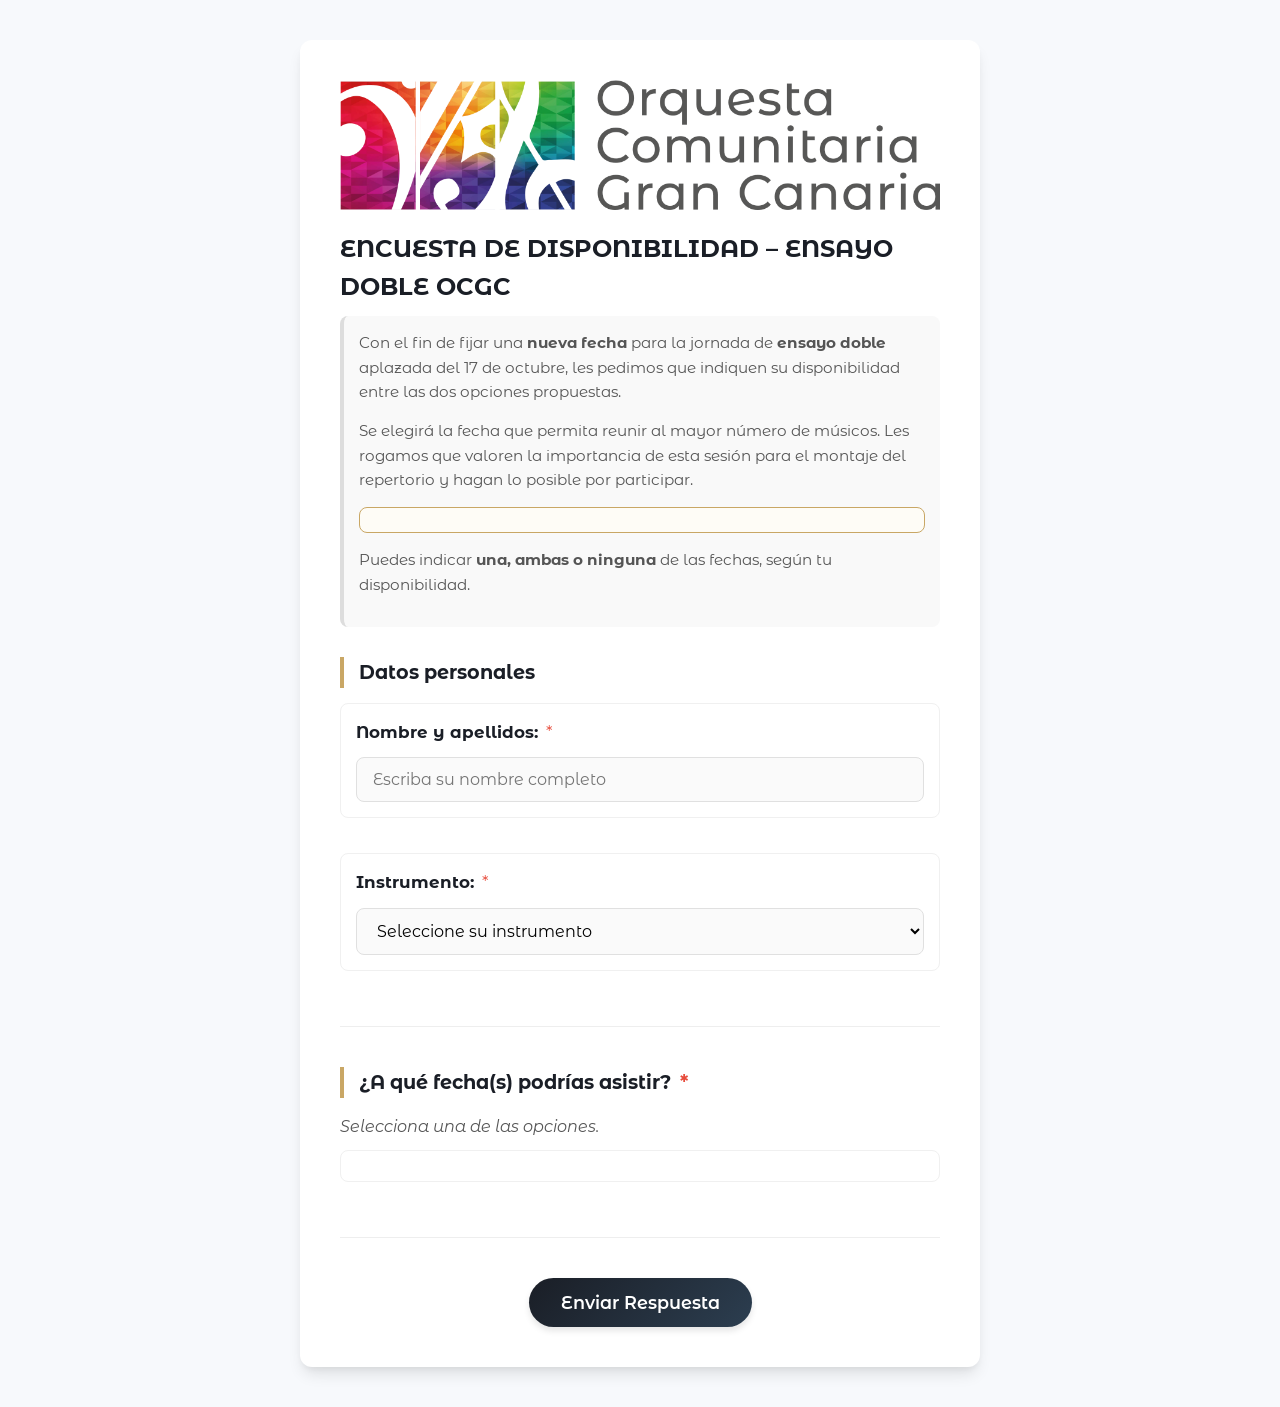
<file: ensayos_tarde.html>
<!DOCTYPE html>
<html lang="es">
<head>
    <meta charset="UTF-8">
    <meta name="viewport" content="width=device-width, initial-scale=1.0">
    <title>Ensayos de tarde - <span data-program-name></span></title>
    <link href="https://fonts.googleapis.com/css2?family=Montserrat+Alternates:wght@300;400;500;700&display=swap" rel="stylesheet">
    <link rel="stylesheet" href="style.css?v=5">
    <link rel="icon" type="image/png" href="assets/logo_OCGC_simple.png">
</head>

<body>
    <div class="container">
        <header class="form-header">
            <img src="assets/logo_OCGC.png" alt="Logo OCGC" class="header-logo">
            <h2>ENCUESTA DE DISPONIBILIDAD – ENSAYO DOBLE OCGC</h2>
            <div class="description" style="text-align: left;">
                <div class="section-description">
                    <p style="margin: 0 0 15px;">
                        Con el fin de fijar una <strong>nueva fecha</strong> para la jornada de <strong>ensayo doble</strong> aplazada del 17 de
                        octubre, les pedimos que indiquen su disponibilidad entre las dos opciones propuestas.
                    </p>
                    <p style="margin: 0 0 15px;">
                        Se elegirá la fecha que permita reunir al mayor número de músicos. Les rogamos que valoren
                        la importancia de esta sesión para el montaje del repertorio y hagan lo posible por participar.
                    </p>
                    <div class="form-group" id="infoDates"
                        style="margin: 0 0 15px; padding: 12px 15px; border-color: var(--primary-color); background: #fefcf6;">
                        <!-- La lista de fechas se genera dinámicamente desde config.js -->
                    </div>
                    <p style="margin: 0 0 15px;">
                        Puedes indicar <strong>una, ambas o ninguna</strong> de las fechas, según tu disponibilidad.
                    </p>
                </div>
            </div>
        </header>

        <form id="afternoonForm">
            <!-- Datos personales -->
            <section class="form-section">
                <h4>Datos personales</h4>
                <div class="form-group">
                    <label for="fullName"><strong>Nombre y apellidos:</strong> <span class="required-asterisk">*</span></label>
                    <input type="text" id="fullName" name="fullName" placeholder="Escriba su nombre completo" required>
                </div>

                <div class="form-group">
                    <label for="instrument"><strong>Instrumento:</strong> <span class="required-asterisk">*</span></label>
                    <select id="instrument" name="instrument" required>
                        <option value="" disabled selected>Seleccione su instrumento</option>
                    </select>
                </div>
            </section>

            <!-- Disponibilidad -->
            <section class="form-section">
                <h4>¿A qué fecha(s) podrías asistir? <span class="required-asterisk">*</span></h4>
                <p style="margin-bottom: 10px; color: #555;"><i>Selecciona una de las opciones.</i></p>
                <div class="form-group">
                    <div class="radio-group" id="dateOptions" style="flex-direction: column;">
                        <!-- Las opciones de fecha se generan dinámicamente aquí -->
                    </div>
                </div>
            </section>

            <div class="form-footer">
                <button type="submit" id="submitBtn">Enviar Respuesta</button>
            </div>
        </form>
    </div>

    <!-- Supabase SDK -->
    <script type="module" src="assets/ensayos-tarde.js"></script>
    <script type="module" src="assets/apply-config.js"></script>
</body>

</html>
</file>
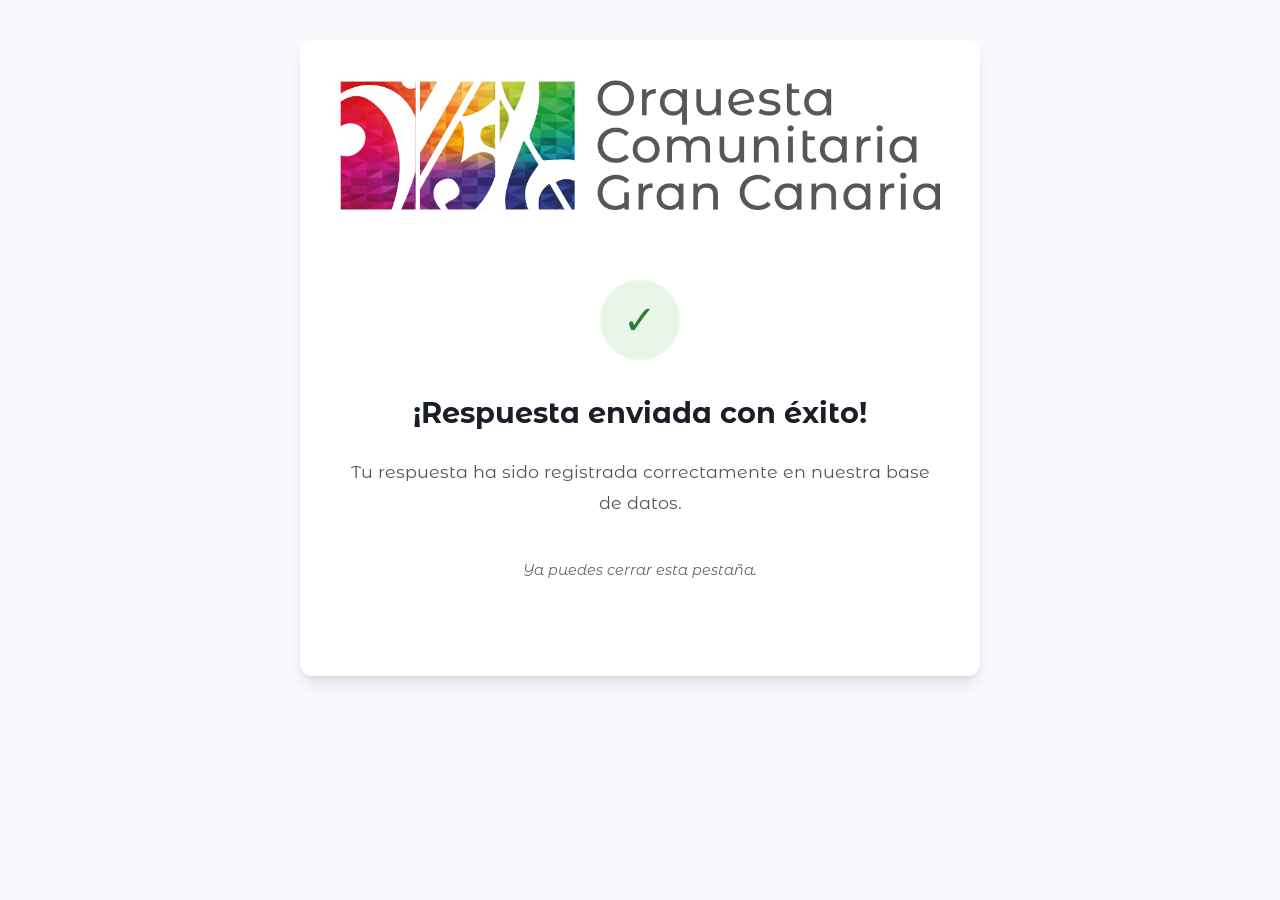
<file: thank-you-ensayos.html>
<!DOCTYPE html>
<html lang="es">
<head>
    <meta charset="UTF-8">
    <meta name="viewport" content="width=device-width, initial-scale=1.0">
    <title>¡Gracias! - Ensayos de tarde</title>
    <link href="https://fonts.googleapis.com/css2?family=Montserrat+Alternates:wght@300;400;500;700&display=swap" rel="stylesheet">
    <link rel="stylesheet" href="style.css">
    <link rel="icon" type="image/png" href="assets/logo_OCGC_simple.png">
    <style>
        .success-content {
            text-align: center;
            padding: 40px 0;
        }
        .success-icon {
            width: 80px;
            height: 80px;
            background-color: #e8f5e9;
            color: #2e7d32;
            border-radius: 50%;
            display: flex;
            justify-content: center;
            align-items: center;
            margin: 0 auto 30px;
            font-size: 40px;
            animation: scaleIn 0.5s ease-out;
        }
        @keyframes scaleIn {
            from { transform: scale(0); opacity: 0; }
            to { transform: scale(1); opacity: 1; }
        }
        .thank-you-title {
            color: var(--secondary-color);
            font-size: 1.8rem;
            margin-bottom: 20px;
            text-align: center;
        }
        .thank-you-text {
            color: #555;
            margin-bottom: 40px;
            font-size: 1.1rem;
            line-height: 1.8;
        }
    </style>
</head>
<body>
    <div class="container">
        <header class="form-header">
            <div class="header-logo">
                <img src="assets/logo_OCGC.png" alt="Logo OCGC">
            </div>
        </header>

        <div class="success-content">
            <div class="success-icon">✓</div>
            <h2 class="thank-you-title">¡Respuesta enviada con éxito!</h2>
            <p class="thank-you-text">
                Tu respuesta ha sido registrada correctamente en nuestra base de datos.
            </p>
            <p style="color: #666; font-size: 0.9rem; font-style: italic;">
                Ya puedes cerrar esta pestaña.
            </p>
        </div>
    </div>
    <script type="module" src="assets/apply-config.js"></script>
</body>
</html>
</file>
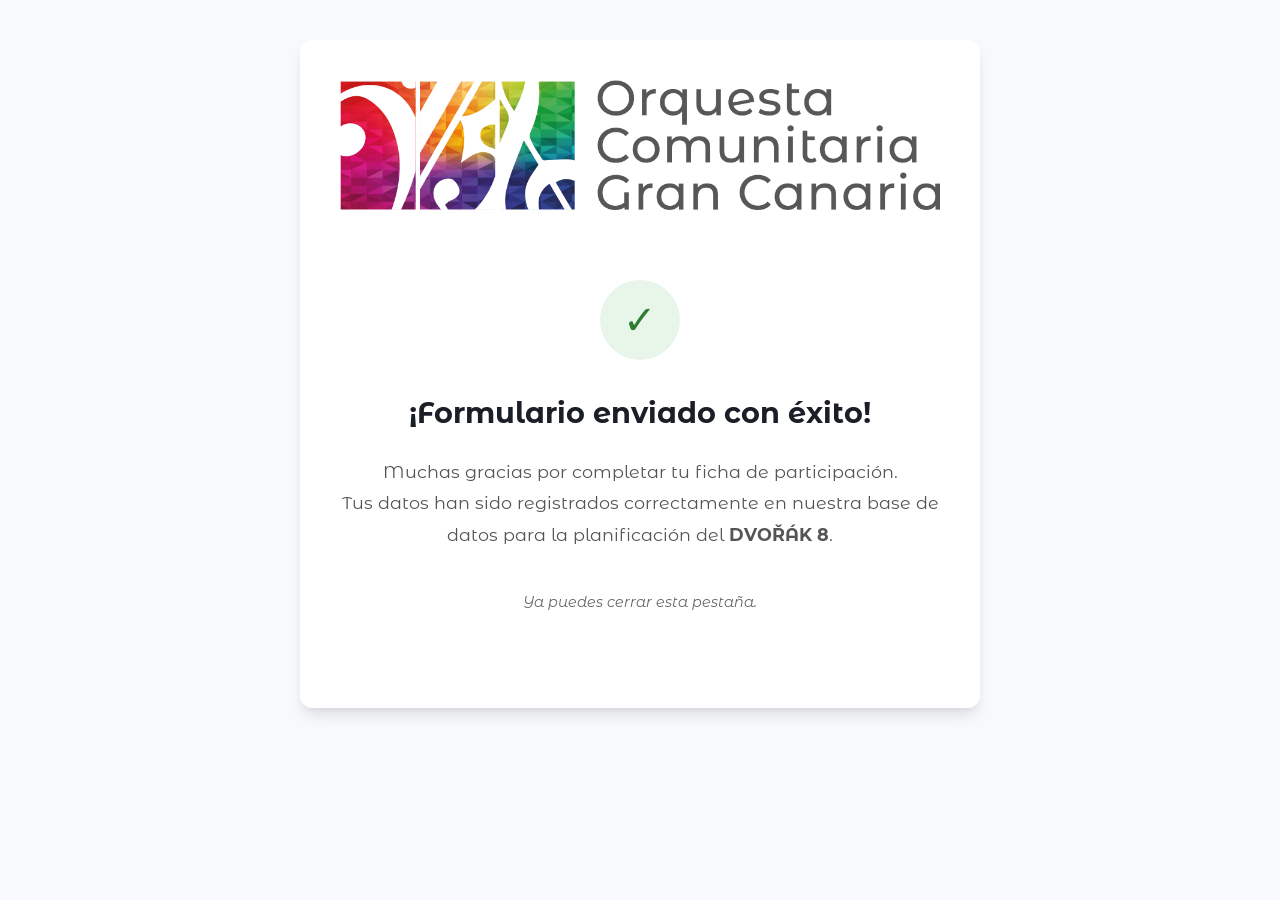
<file: thank-you.html>
<!DOCTYPE html>
<html lang="es">
<head>
    <meta charset="UTF-8">
    <meta name="viewport" content="width=device-width, initial-scale=1.0">
    <title>¡Gracias! - Ficha de participación OCGC</title>
    <link href="https://fonts.googleapis.com/css2?family=Montserrat+Alternates:wght@300;400;500;700&display=swap" rel="stylesheet">
    <link rel="stylesheet" href="style.css">
    <link rel="icon" type="image/png" href="assets/logo_OCGC_simple.png">
    <style>
        .success-content {
            text-align: center;
            padding: 40px 0;
        }
        .success-icon {
            width: 80px;
            height: 80px;
            background-color: #e8f5e9;
            color: #2e7d32;
            border-radius: 50%;
            display: flex;
            justify-content: center;
            align-items: center;
            margin: 0 auto 30px;
            font-size: 40px;
            animation: scaleIn 0.5s ease-out;
        }
        @keyframes scaleIn {
            from { transform: scale(0); opacity: 0; }
            to { transform: scale(1); opacity: 1; }
        }
        .thank-you-title {
            color: var(--secondary-color);
            font-size: 1.8rem;
            margin-bottom: 20px;
            text-align: center;
        }
        .thank-you-text {
            color: #555;
            margin-bottom: 40px;
            font-size: 1.1rem;
            line-height: 1.8;
        }
    </style>
</head>
<body>
    <div class="container">
        <header class="form-header">
            <div class="header-logo">
                <img src="assets/logo_OCGC.png" alt="Logo OCGC">
            </div>
        </header>

        <div class="success-content">
            <div class="success-icon">✓</div>
            <h2 class="thank-you-title">¡Formulario enviado con éxito!</h2>
            <p class="thank-you-text">
                Muchas gracias por completar tu ficha de participación.<br>
                Tus datos han sido registrados correctamente en nuestra base de datos para la planificación del <strong data-program-name></strong>.
            </p>
            <p style="color: #666; font-size: 0.9rem; font-style: italic;">
                Ya puedes cerrar esta pestaña.
            </p>
        </div>
    </div>
    <script type="module" src="assets/apply-config.js"></script>
</body>
</html>
</file>
<file: style.css>
:root {
    --primary-color: #c9a765;
    /* Gold-ish tone */
    --secondary-color: #1a1e26;
    /* Dark blue/black */
    --background-color: #f7f9fc;
    --surface-color: #ffffff;
    --text-color: #333333;
    --border-radius: 12px;
    --box-shadow: 0 4px 6px -1px rgba(0, 0, 0, 0.1), 0 2px 4px -1px rgba(0, 0, 0, 0.06);
    --transition: all 0.3s ease;
}

body {
    font-family: 'Montserrat Alternates', 'Montserrat', sans-serif;
    background-color: var(--background-color);
    color: var(--text-color);
    margin: 0;
    padding: 40px 20px;
    line-height: 1.6;
    display: flex;
    justify-content: center;
    align-items: flex-start; /* Alinea al inicio para que el scroll empiece arriba */
}

.container {
    background-color: var(--surface-color);
    width: 100%;
    max-width: 600px;
    padding: 40px;
    border-radius: var(--border-radius);
    box-shadow: 0 10px 15px -3px rgba(0, 0, 0, 0.1), 0 4px 6px -2px rgba(0, 0, 0, 0.05);
    animation: fadeIn 0.6s ease-out;
}

@keyframes fadeIn {
    from {
        opacity: 0;
        transform: translateY(20px);
    }

    to {
        opacity: 1;
        transform: translateY(0);
    }
}

.form-header {
    text-align: center;
    margin-bottom: 30px;
}

.header-logo {
    width: 100%;
    max-width: 100%;
    height: auto;
    display: block;
    margin-bottom: 20px;
}

.header-logo img {
    width: 100%;
    max-width: 100%;
    height: auto;
    display: block;
}

h2 {
    color: var(--secondary-color);
    font-weight: 700;
    margin-bottom: 10px;
    text-align: left;
}

h4 {
    margin-top: 30px;
    margin-bottom: 15px;
    color: var(--secondary-color);
    font-size: 1.2rem;
    border-left: 4px solid var(--primary-color);
    padding-left: 15px;
}

.description {
    color: #666;
    font-size: 0.95rem;
}

.clarification {
    display: block;
    font-size: 0.82rem;
    color: #777;
    font-style: italic;
    margin-top: 4px;
    line-height: 1.4;
}

.form-section {
    margin-bottom: 40px;
    padding-bottom: 20px;
    border-bottom: 1px solid #eee;
    transition: var(--transition);
}

.form-section:last-child {
    border-bottom: none;
}

.form-group {
    margin-bottom: 35px;
    /* Increased spacing */
    background: #fff;
    padding: 15px;
    /* Added padding */
    border-radius: 8px;
    /* Added radius */
    border: 1px solid #f0f0f0;
    /* Subtle border */
}

.section-description {
    margin-bottom: 25px;
    color: #555;
    font-size: 0.95rem;
    background-color: #f9f9f9;
    padding: 15px;
    border-radius: 8px;
    border-left: 4px solid #ddd;
}

label {
    display: block;
    font-weight: 400;
    /* Normal weight — reserve bold for <strong> */
    margin-bottom: 12px;
    color: var(--secondary-color);
    font-size: 1.05rem;
}

/* Ensure only explicit <strong> elements render bold inside labels */
label strong {
    font-weight: 700;
}

.required-asterisk {
    color: #e74c3c;
    margin-left: 4px;
}

input[type="text"],
select,
textarea {
    width: 100%;
    padding: 12px 16px;
    border: 1px solid #e0e0e0;
    border-radius: 8px;
    background-color: #fafafa;
    font-family: inherit;
    font-size: 1rem;
    transition: var(--transition);
    box-sizing: border-box;
}

input[type="text"]:focus,
select:focus,
textarea:focus {
    outline: none;
    border-color: var(--primary-color);
    background-color: #fff;
    box-shadow: 0 0 0 3px rgba(201, 167, 101, 0.15);
}

textarea {
    resize: vertical;
}

/* Radio Group Styling */
.radio-group {
    display: flex;
    gap: 15px;
    flex-wrap: wrap;
}

.radio-option {
    flex: 1;
    position: relative;
    cursor: pointer;
    border: 1px solid #e0e0e0;
    padding: 12px;
    border-radius: 8px;
    display: flex;
    align-items: center;
    transition: var(--transition);
    background-color: #fafafa;
}

.radio-option:hover {
    background-color: #f0f0f0;
}

.radio-option input[type="radio"] {
    margin-right: 10px;
    accent-color: var(--primary-color);
    width: 18px;
    height: 18px;
}

.radio-option:has(input:checked) {
    border-color: var(--primary-color);
    background-color: rgba(201, 167, 101, 0.05);
}

/* Detalle de conciertos: fecha en negrita + información extra destacada */
.concert-detail {
    display: inline-flex;
    align-items: center;
    flex-wrap: wrap;
    gap: 6px;
    vertical-align: middle;
}

.concert-date {
    font-weight: 700;
    color: var(--secondary-color);
    white-space: nowrap;
}

.concert-info {
    display: inline-block;
    padding: 1px 8px;
    border-radius: 999px;
    background-color: rgba(201, 167, 101, 0.18);
    border: 1px solid rgba(201, 167, 101, 0.55);
    color: #6b4f12;
    font-size: 0.82em;
    font-weight: 600;
    font-style: normal;
    line-height: 1.45;
    white-space: normal;
}

.concert-option-text {
    flex: 1;
    line-height: 1.5;
}

.concert-subtitle-label {
    font-weight: 600;
    color: var(--secondary-color);
}

/* Visibility classes */
.hidden {
    display: none;
}

/* Button */
.form-footer {
    text-align: center;
    margin-top: 30px;
}

button[type="submit"] {
    background: linear-gradient(135deg, var(--secondary-color) 0%, #2c3e50 100%);
    color: #fff;
    border: none;
    padding: 14px 32px;
    font-family: 'Montserrat Alternates', 'Montserrat', sans-serif;
    font-size: 1.1rem;
    font-weight: 600;
    border-radius: 50px;
    cursor: pointer;
    transition: var(--transition);
    box-shadow: 0 4px 6px rgba(0, 0, 0, 0.1);
}

button[type="submit"]:hover {
    transform: translateY(-2px);
    box-shadow: 0 7px 14px rgba(0, 0, 0, 0.15);
}

button[type="submit"]:active {
    transform: translateY(0);
}

/* Responsive */
@media (max-width: 480px) {
    .container {
        padding: 20px;
    }

    .radio-group {
        flex-direction: column;
    }
}

/* Ensure native buttons and admin .btn use the site's Montserrat Alternates */
button,
input[type="submit"],
input[type="button"],
.btn {
    font-family: 'Montserrat Alternates', 'Montserrat', sans-serif;
}

.calendars-grid {
    display: flex;
    flex-wrap: wrap;
    justify-content: center; /* Centrar los calendarios */
    gap: 2px;
    margin: 30px -10px 0; /* Aumentado margen superior para separar del texto */
    width: calc(100% + 20px); 
}
.flatpickr-calendar {
    box-shadow: 0 4px 12px rgba(0,0,0,0.08) !important;
    border: 1px solid #eaeaea !important;
    border-radius: 10px !important;
    padding-bottom: 5px;
    transform: scale(0.8);
    transform-origin: center top;
    margin: -20px -15px; /* Reducir el "hueco" invisible del escalado lateralmente */
    pointer-events: auto;
}
/* Deshabilitar interacción con el encabezado (Mes y Año) */
.flatpickr-current-month {
    pointer-events: none !important;
    user-select: none;
    cursor: default;
}
.flatpickr-current-month .cur-month {
    font-weight: 700 !important;
}
/* Ocultar botones prev/next mes para que queden fijos en el mes que le toca */
.flatpickr-prev-month, .flatpickr-next-month {
    display: none !important;
}
/* Ocultar los inputs originales de flatpickr inline que a veces dejan huecos */
input.cal-inline {
    display: none;
}

/* Estilo para botón que parece enlace */
.btn-link {
    background: none;
    border: none;
    color: var(--primary-color);
    font-weight: 600;
    text-decoration: underline;
    cursor: pointer;
    font-family: inherit;
    font-size: inherit;
    padding: 0;
}

/* Modal Estilos */
.modal {
    position: fixed;
    z-index: 1000;
    left: 0;
    top: 0;
    width: 100%;
    height: 100%;
    background-color: rgba(0,0,0,0.8);
    display: flex;
    justify-content: center;
    align-items: center;
    backdrop-filter: blur(5px);
}

.modal-content {
    background-color: #333;
    width: 95%;
    height: 95%;
    max-width: 1200px;
    border-radius: var(--border-radius);
    position: relative;
    overflow: hidden;
    display: flex;
    flex-direction: column;
    box-shadow: 0 20px 50px rgba(0,0,0,0.6);
}

.modal-header-bar {
    background-color: var(--secondary-color);
    color: white;
    padding: 10px 20px;
    display: flex;
    justify-content: space-between;
    align-items: center;
    font-weight: 700;
    font-size: 1rem;
    z-index: 1010;
    border-bottom: 1px solid rgba(255,255,255,0.1);
}

.modal-actions {
    display: flex;
    align-items: center;
    gap: 20px;
}

.btn-download-modal {
    display: flex;
    align-items: center;
    gap: 8px;
    background-color: var(--primary-color);
    color: white;
    text-decoration: none;
    padding: 6px 14px;
    border-radius: 50px;
    font-size: 0.85rem;
    font-weight: 600;
    transition: var(--transition);
}

.btn-download-modal:hover {
    transform: translateY(-2px);
    box-shadow: 0 4px 10px rgba(201, 167, 101, 0.4);
    filter: brightness(1.1);
}

.btn-download-modal svg {
    flex-shrink: 0;
}

.modal-body {
    flex: 1;
    width: 100%;
    overflow-y: auto;
    overflow-x: hidden;
    background-color: #525659;
    padding: 20px;
    box-sizing: border-box;
    scroll-behavior: smooth;
    -webkit-overflow-scrolling: touch;
}

#pdfViewer canvas {
    width: 100% !important; /* Forzar que ocupe todo el ancho del visor */
    height: auto !important;
    display: block;
    margin: 0 auto 20px auto;
    box-shadow: 0 4px 15px rgba(0,0,0,0.5);
    border-radius: 4px;
    background-color: white;
}

.close-modal {
    color: white;
    font-size: 32px;
    font-weight: bold;
    cursor: pointer;
    transition: var(--transition);
    line-height: 1;
    padding: 5px;
}

.close-modal:hover {
    color: var(--primary-color);
    transform: scale(1.2);
}

/* Optimización para móviles */
@media (max-width: 768px) {
    .modal-content {
        width: 100% !important;
        height: 100% !important;
        max-width: none !important;
        max-height: none !important;
        border-radius: 0;
    }
    .modal-header-bar {
        padding: 12px 15px;
    }
    .modal-body {
        padding: 10px;
    }
}

.hidden {
    display: none !important;
}

/* Leyenda del calendario */
.calendar-legend {
    display: flex;
    justify-content: center;
    gap: 20px;
    margin-top: 10px;
    font-size: 0.85rem;
    color: #555;
    flex-wrap: wrap;
}
.legend-item {
    display: flex;
    align-items: center;
    gap: 6px;
}
.dot {
    width: 12px;
    height: 12px;
    border-radius: 50%;
    display: inline-block;
}

/* Los colores se inyectarán dinámicamente mediante JS */

/* Ocultar días de meses adyacentes */
.flatpickr-day.prevMonthDay, 
.flatpickr-day.nextMonthDay {
    visibility: hidden !important;
    pointer-events: none !important;
}

/* Asegurar que las fechas seleccionadas mantengan visibilidad con el borde */
.flatpickr-day.selected {
    border: 2.5px solid var(--secondary-color) !important;
    font-weight: 700 !important;
}
</file>
